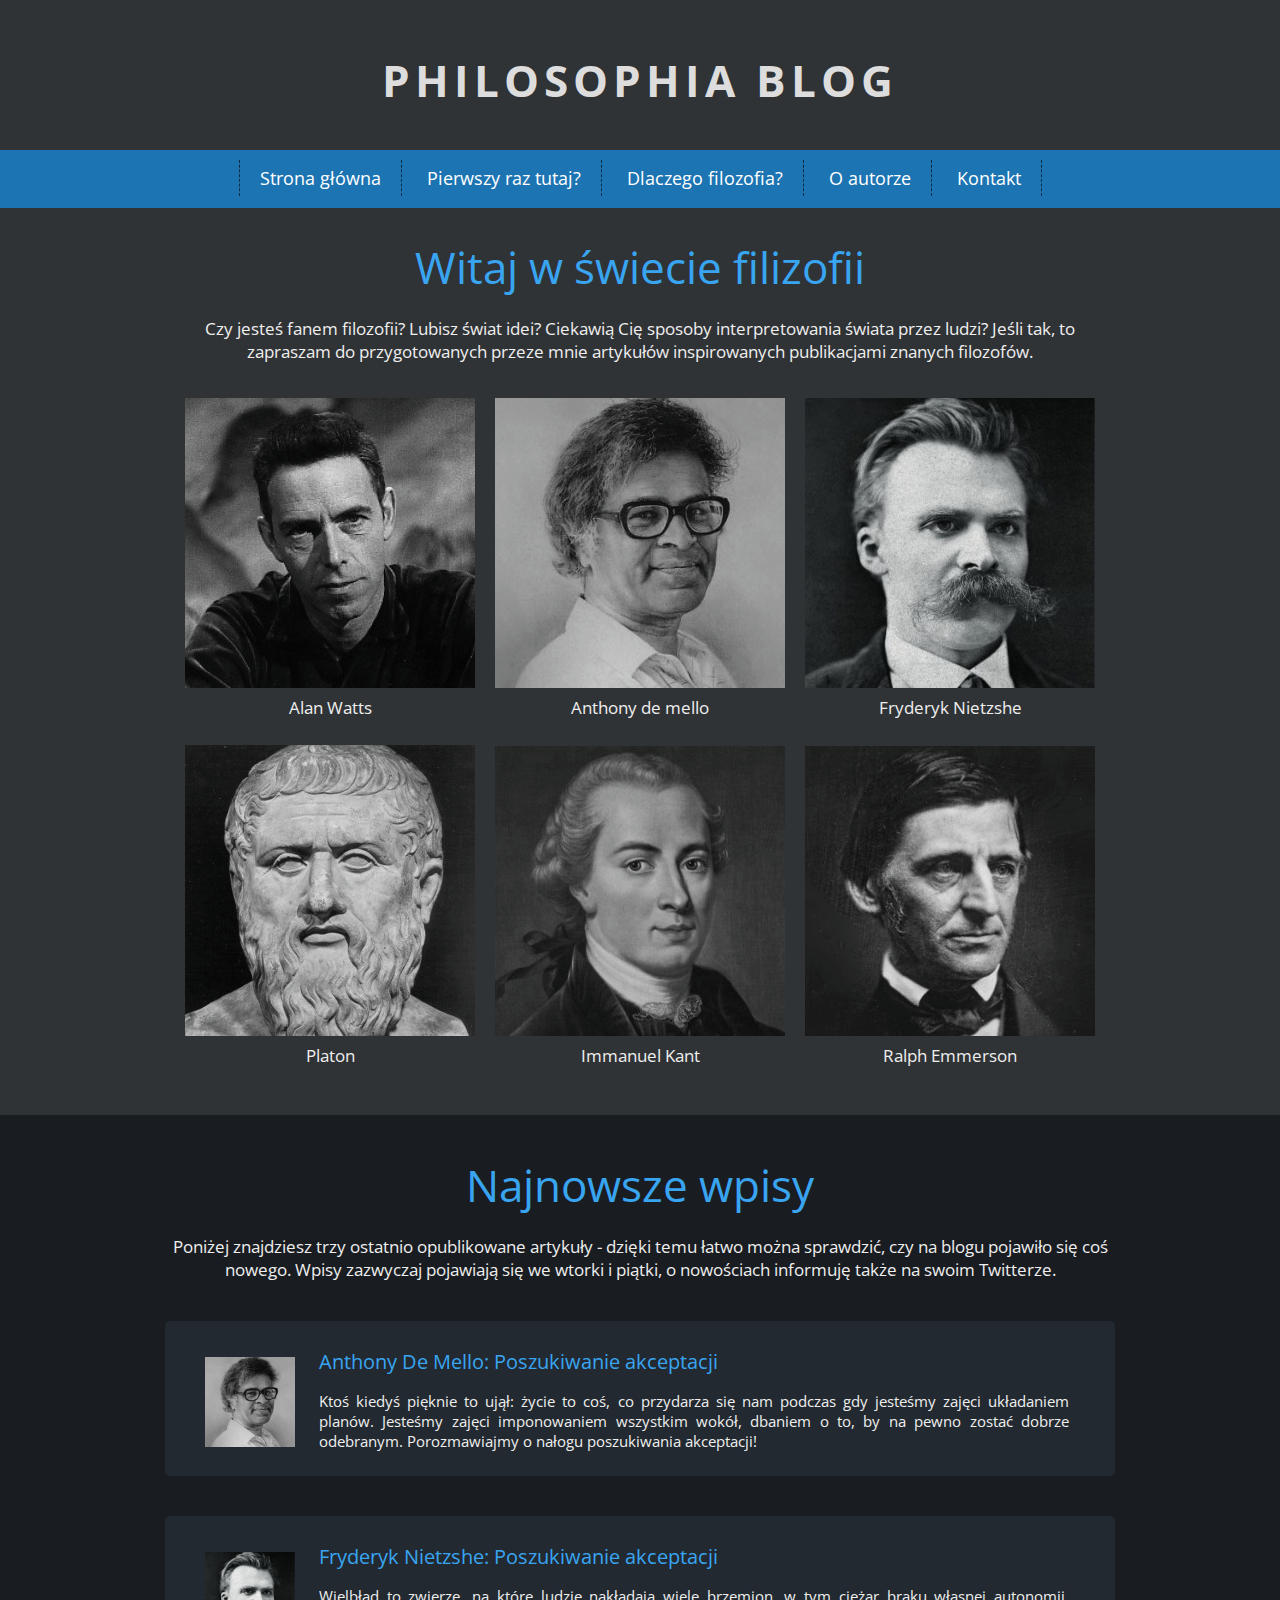
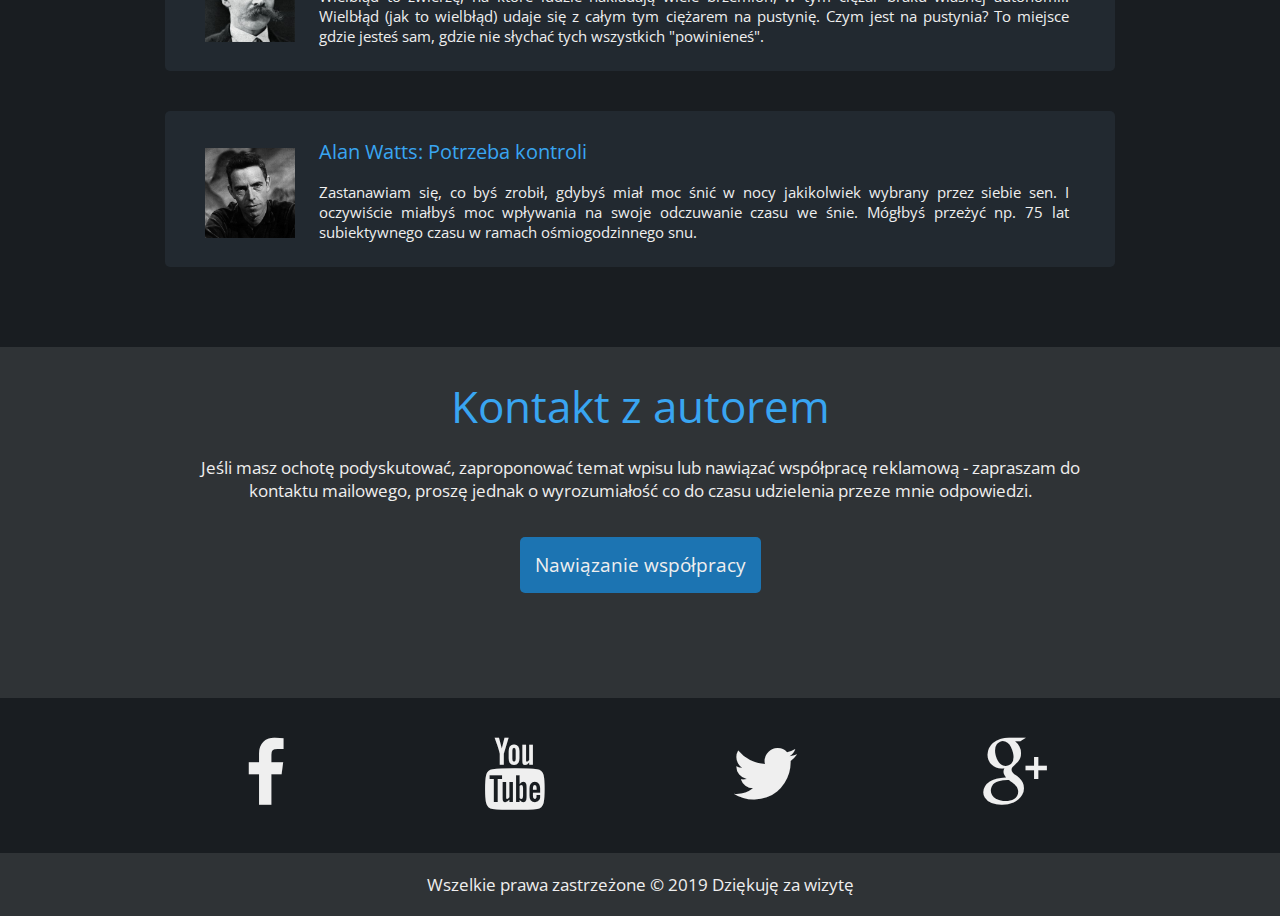
<file: .idea/index.html>
<html lang="pl">
<head>

    <meta charset="utf-8">
    <title>Philosophia Blog</title>
    <meta name="description"
          content="Blog na temat ciekawych publikacji z dziedziny filozofii. Omówienie wybranych tekstów najsłynniejszych autorów!">
    <meta name="keywords" content="filozofia, książki, blog, przemyślenia">
    <meta name="author" content="Mortinez Walles">

    <meta http-equiv="X-Ua-Compatible" content="IE=edge,chrome=1">

    <link rel="stylesheet" href="main.css">
    <link href="https://fonts.googleapis.com/css?family=Open+Sans:400,700&amp;subset=latin-ext" rel="stylesheet">
    <link rel="stylesheet" href="css/fontello.css">
    <!--[if lt IE 9]>
    <script src="//cdnjs.cloudflare.com/ajax/libs/html5shiv/3.7.3/html5shiv.min.js"></script>
    <![endif]-->

</head>

<body>
<header>

    <h1 class="logo">Philosophia Blog</h1>

    <nav id="topnav">

        <ul class="menu">
            <li><a href="#">Strona główna</a></li>
            <li><a href="#">Pierwszy raz tutaj?</a></li>
            <li><a href="#">Dlaczego filozofia?</a></li>
            <li><a href="#">O autorze</a></li>
            <li><a href="#">Kontakt</a></li>


        </ul>

    </nav>

</header>

<main>

    <article>

        <section>
            <div class="categories">
                <header>

                    <h1>Witaj w świecie filizofii</h1>
                    <p>Czy jesteś fanem filozofii? Lubisz świat idei? Ciekawią Cię sposoby interpretowania świata przez
                        ludzi? Jeśli tak, to zapraszam do przygotowanych przeze mnie artykułów inspirowanych
                        publikacjami
                        znanych filozofów.</p>
                </header>

                <div class="authors">

                    <figure>
                        <a href="#"><img src="img/alan-watts.jpg" alt="Alan Watts"></a>
                        <figcaption>Alan Watts</figcaption>
                    </figure>


                </div>
                <div class="authors">

                    <figure>
                        <a href="#"><img src="img/de-mello.jpg" alt="De-Mello"></a>
                        <figcaption>Anthony de mello</figcaption>
                    </figure>


                </div>
                <div class="authors">

                    <figure>
                        <a href="#"><img src="img/nietzsche.jpg" alt="Fryderyk Nietzshe"></a>
                        <figcaption>Fryderyk Nietzshe</figcaption>
                    </figure>


                </div
                >
                <div class="authors">

                    <figure>
                        <a href="#"><img src="img/platon.jpg" alt="Platon"></a>
                        <figcaption>Platon</figcaption>
                    </figure>


                </div>
                <div class="authors">

                    <figure>
                        <a href="#"><img src="img/kant.jpg" alt="Immanuel Kant"></a>
                        <figcaption>Immanuel Kant</figcaption>
                    </figure>


                </div>

                <div class="authors">

                    <figure>
                        <a href="#"><img src="img/emerson.jpg" alt="Ralph Emmerson"></a>
                        <figcaption>Ralph Emmerson</figcaption>
                    </figure>


                </div>

            </div>
        </section>

        <section id="newest">

            <div class="entries">

                <header>

                    <h1>Najnowsze wpisy</h1>
                    <p>Poniżej znajdziesz trzy ostatnio opublikowane artykuły - dzięki temu łatwo można sprawdzić, czy
                        na blogu pojawiło się coś nowego. Wpisy zazwyczaj pojawiają się we wtorki i piątki, o nowościach
                        informuję także na swoim Twitterze.</p>
                </header>

                <div class="entry">

                    <div class="entryimg">
                        <img src="img/de-mello.jpg" alt="De-Mello">
                    </div>

                    <div class="entrytxt">
                        <h2>Anthony De Mello: Poszukiwanie akceptacji</h2>
                        <p>Ktoś kiedyś pięknie to ujął: życie to coś, co przydarza się nam podczas gdy jesteśmy zajęci
                            układaniem planów. Jesteśmy zajęci imponowaniem wszystkim wokół, dbaniem o to, by na pewno
                            zostać dobrze odebranym. Porozmawiajmy o nałogu poszukiwania akceptacji!</p>
                    </div>


                </div>
                <div class="entry">

                    <div class="entryimg">
                        <img src="img/nietzsche.jpg" alt="Fryderyk Nietzshe">
                    </div>

                    <div class="entrytxt">
                        <h2>Fryderyk Nietzshe: Poszukiwanie akceptacji</h2>
                        <p>Wielbłąd to zwierzę, na które ludzie nakładają wiele brzemion, w tym ciężar braku własnej
                            autonomii. Wielbłąd (jak to wielbłąd) udaje się z całym tym ciężarem na pustynię. Czym jest
                            na pustynia? To miejsce gdzie jesteś sam, gdzie nie słychać tych wszystkich
                            "powinieneś".</p>
                    </div>


                </div>
                <div class="entry">

                    <div class="entryimg">
                        <img src="img/alan-watts.jpg" alt="Alan Watts">
                    </div>

                    <div class="entrytxt">
                        <h2>Alan Watts: Potrzeba kontroli</h2>
                        <p>Zastanawiam się, co byś zrobił, gdybyś miał moc śnić w nocy jakikolwiek wybrany przez siebie
                            sen. I oczywiście miałbyś moc wpływania na swoje odczuwanie czasu we śnie. Mógłbyś przeżyć
                            np. 75 lat subiektywnego czasu w ramach ośmiogodzinnego snu.</p>
                    </div>


                </div>

            </div>

        </section>

        <section>

            <div class="contact">

                <header>

                    <h1>Kontakt z autorem</h1>
                    <p>Jeśli masz ochotę podyskutować, zaproponować temat wpisu lub nawiązać współpracę reklamową -
                        zapraszam do kontaktu mailowego, proszę jednak o wyrozumiałość co do czasu udzielenia przeze
                        mnie odpowiedzi.</p>

                </header>

                <a href="#" class="bluebutton">Nawiązanie współpracy</a>

            </div>

        </section>


    </article>


</main>

<footer>

    <div class="socials">
        <div class="socialdivs">
            <div class="fb">
                <i class="icon-facebook"></i>
            </div>
            <div class="yt">
                <i class="icon-youtube"></i>
            </div>
            <div class="tw">
                <i class="icon-twitter"></i>
            </div>
            <div class="gplus">
                <i class="icon-gplus"></i>
            </div>
            <div style="clear:both"></div>
        </div>
    </div>
    <div class="info">Wszelkie prawa zastrzeżone &copy; 2019 Dziękuję za wizytę</div>
</footer>

</body>
</html>
</file>
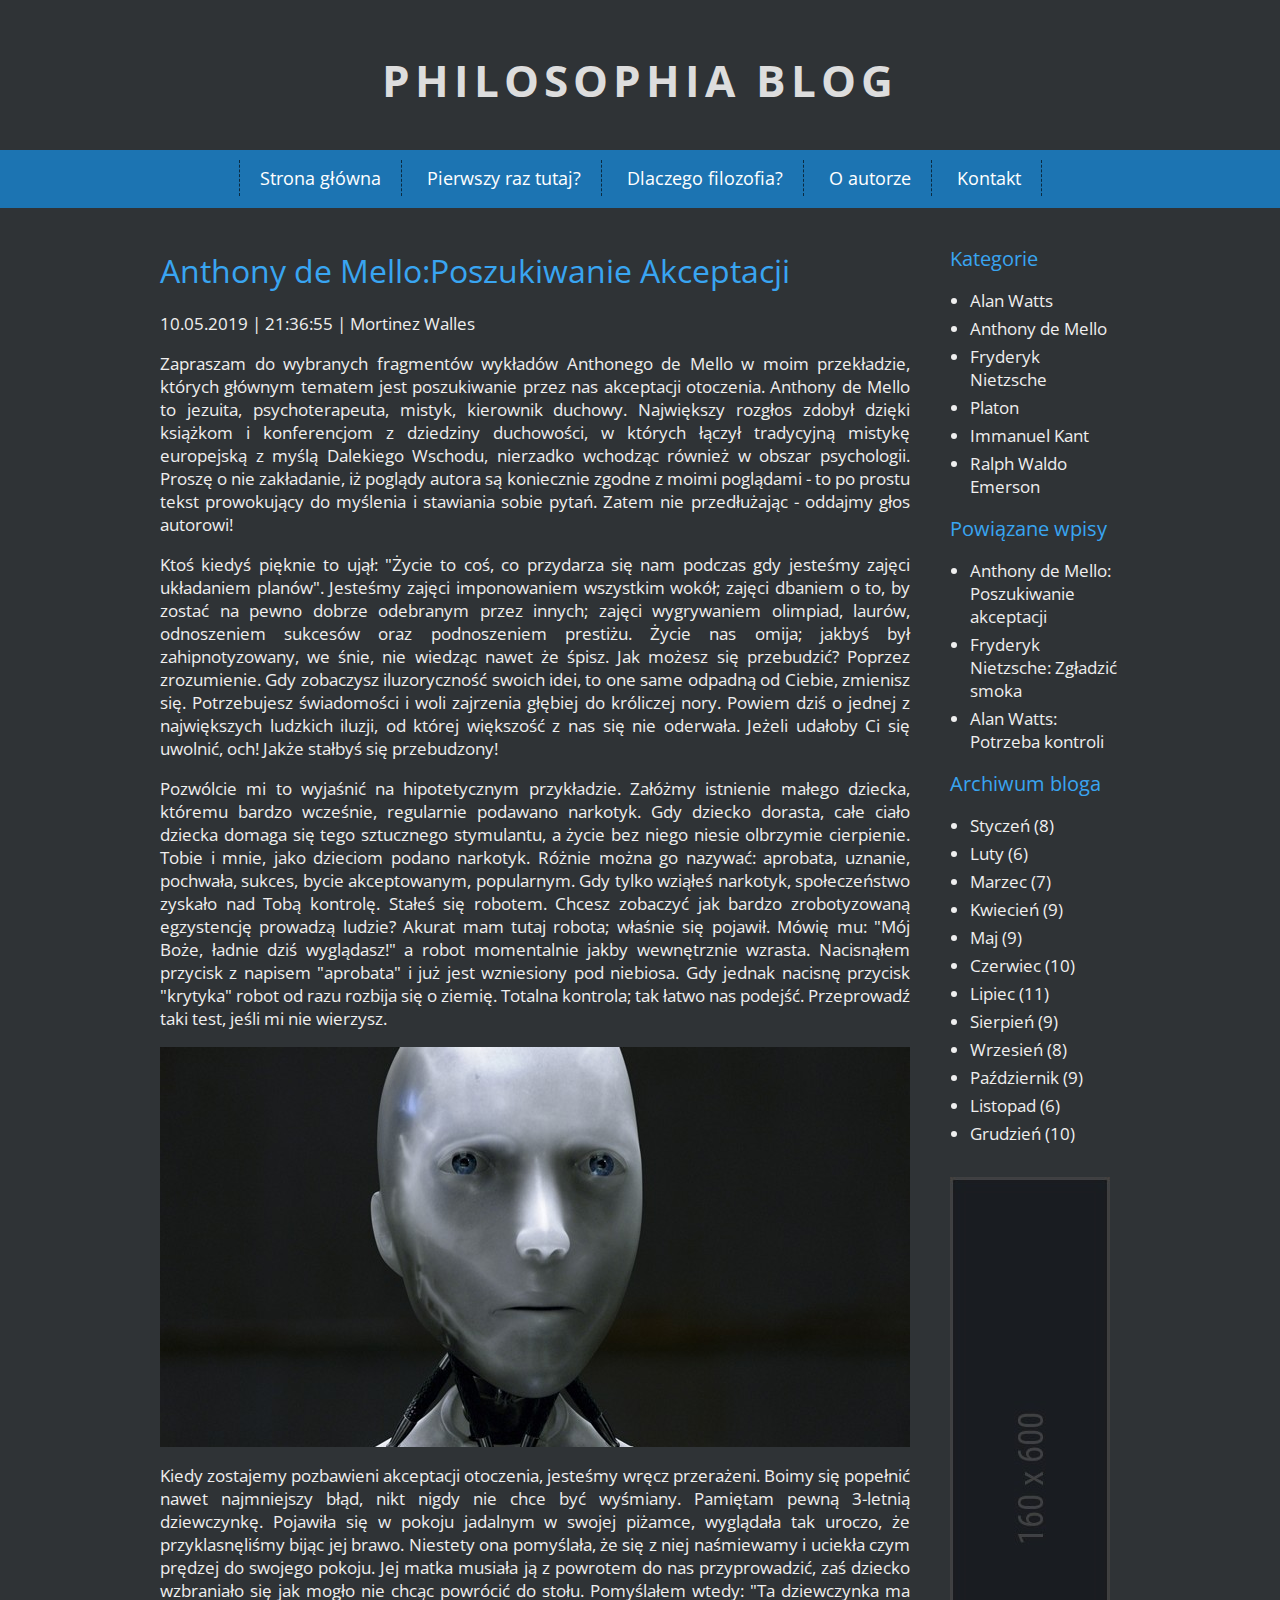
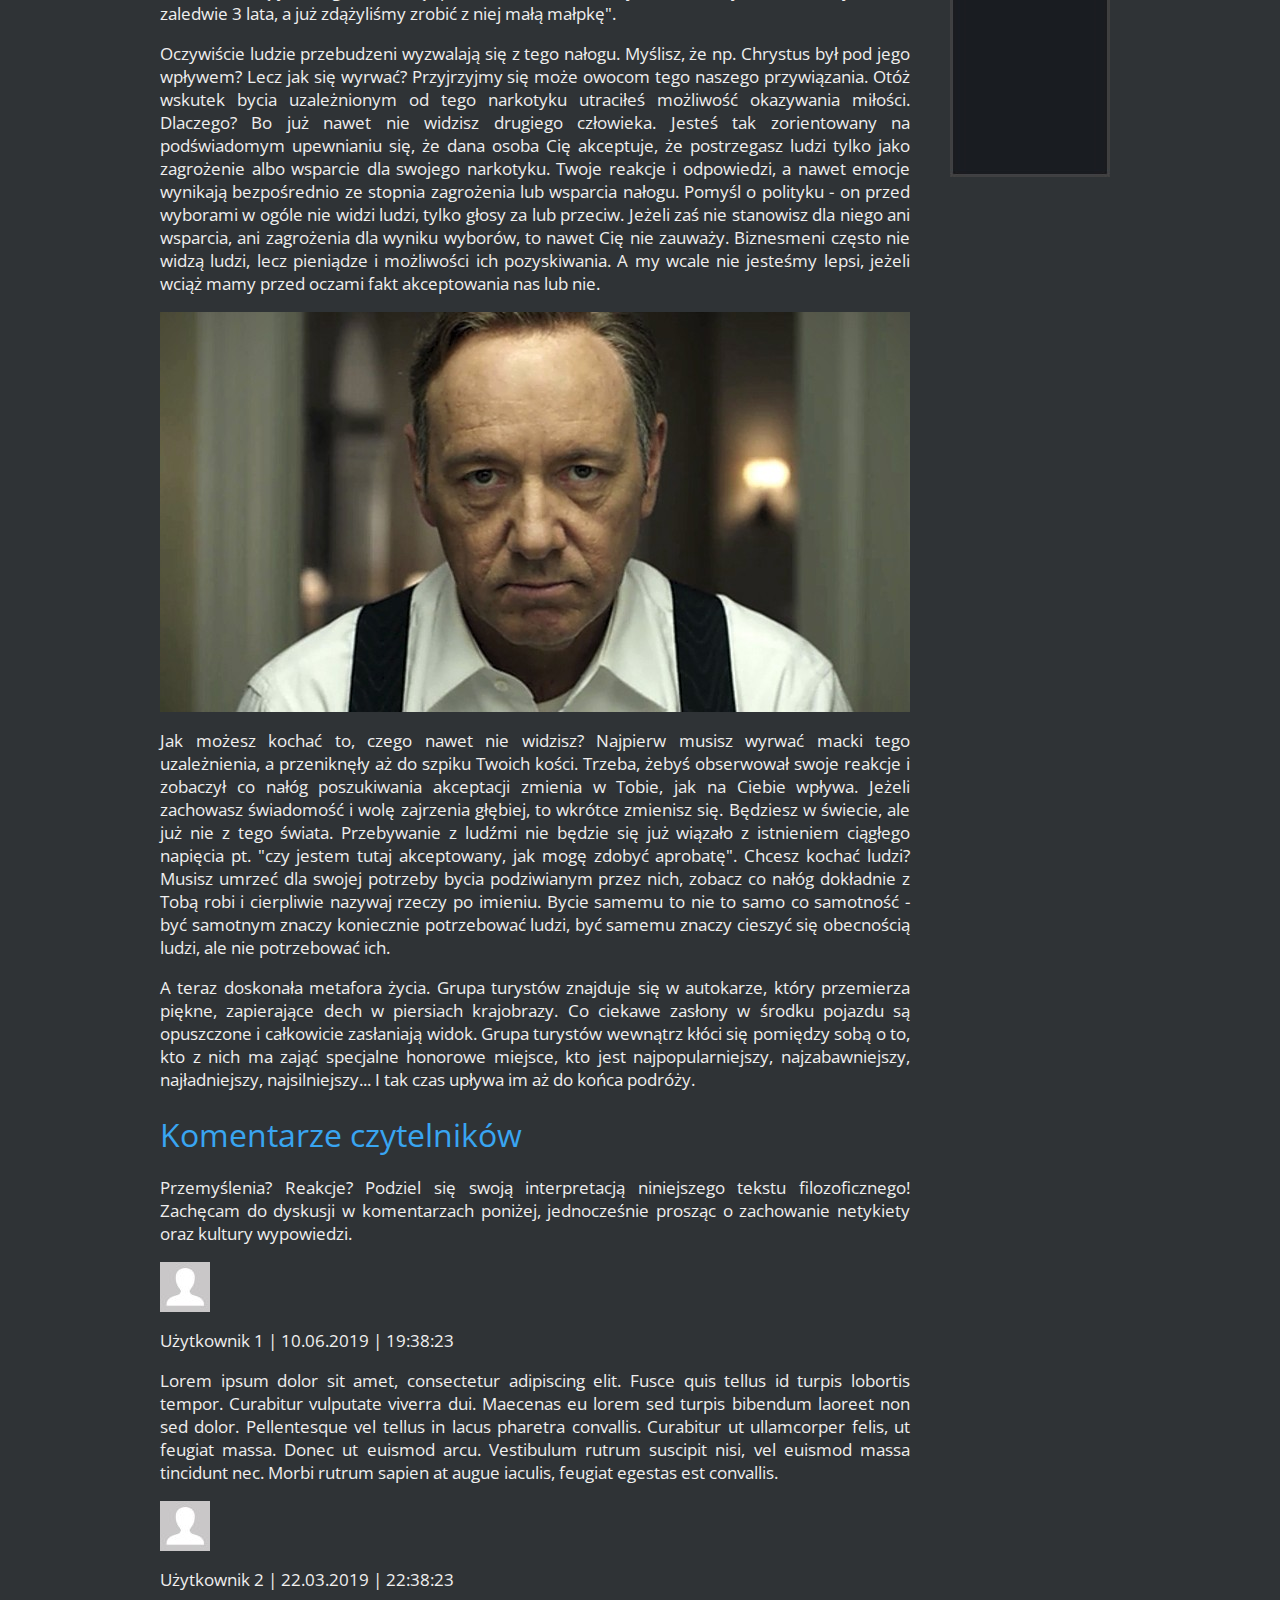
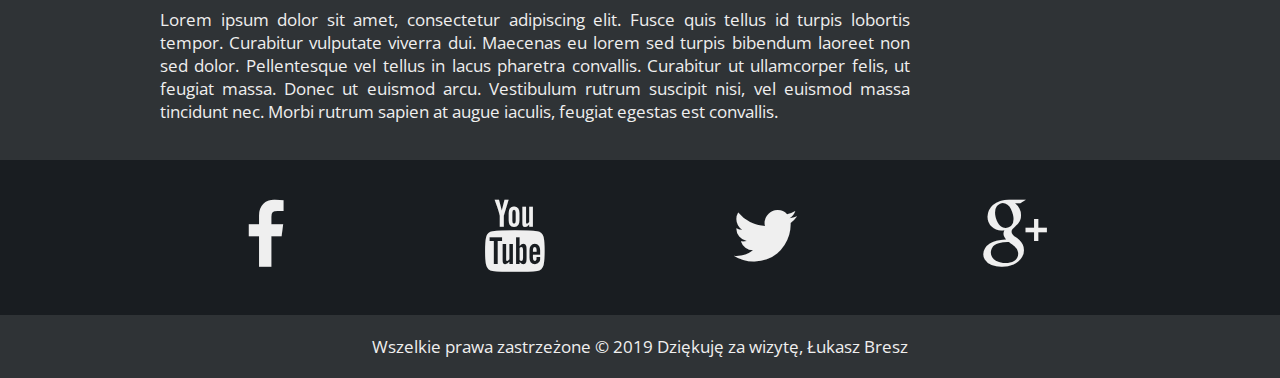
<file: .idea/wpis.html>
<html lang="pl">
<head>

    <meta charset="utf-8">
    <title>Philosophia Blog</title>
    <meta name="description"
          content="Blog na temat ciekawych publikacji z dziedziny filozofii. Omówienie wybranych tekstów najsłynniejszych autorów!">
    <meta name="keywords" content="filozofia, książki, blog, przemyślenia">
    <meta name="author" content="Mortinez Walles">

    <meta http-equiv="X-Ua-Compatible" content="IE=edge,chrome=1">

    <link rel="stylesheet" href="main.css">
    <link href="https://fonts.googleapis.com/css?family=Open+Sans:400,700&amp;subset=latin-ext" rel="stylesheet">
    <link rel="stylesheet" href="css/fontello.css">
    <!--[if lt IE 9]>
    <script src="//cdnjs.cloudflare.com/ajax/libs/html5shiv/3.7.3/html5shiv.min.js"></script>
    <![endif]-->

</head>

<body>
<header>

    <h1 class="logo">Philosophia Blog</h1>

    <nav id="topnav">

        <ul class="menu">
            <li><a href="#">Strona główna</a></li>
            <li><a href="#">Pierwszy raz tutaj?</a></li>
            <li><a href="#">Dlaczego filozofia?</a></li>
            <li><a href="#">O autorze</a></li>
            <li><a href="#">Kontakt</a></li>


        </ul>

    </nav>

</header>

<div class="container">

    <div class="west">

        <main>

            <article>

                <header>

                    <h1>Anthony de Mello:Poszukiwanie Akceptacji</h1>
                    <p>10.05.2019 | 21:36:55 | Mortinez Walles</p>

                </header>


                <p>Zapraszam do wybranych fragmentów wykładów Anthonego de Mello w moim przekładzie, których głównym
                    tematem jest poszukiwanie przez nas akceptacji otoczenia. Anthony de Mello to jezuita,
                    psychoterapeuta, mistyk, kierownik duchowy. Największy rozgłos zdobył dzięki książkom i konferencjom
                    z dziedziny duchowości, w których łączył tradycyjną mistykę europejską z myślą Dalekiego Wschodu,
                    nierzadko wchodząc również w obszar psychologii. Proszę o nie zakładanie, iż poglądy autora są
                    koniecznie zgodne z moimi poglądami - to po prostu tekst prowokujący do myślenia i stawiania sobie
                    pytań. Zatem nie przedłużając - oddajmy głos autorowi!</p>

                <p>Ktoś kiedyś pięknie to ujął: "Życie to coś, co przydarza się nam podczas gdy jesteśmy zajęci
                    układaniem planów". Jesteśmy zajęci imponowaniem wszystkim wokół; zajęci dbaniem o to, by zostać na
                    pewno dobrze odebranym przez innych; zajęci wygrywaniem olimpiad, laurów, odnoszeniem sukcesów oraz
                    podnoszeniem prestiżu. Życie nas omija; jakbyś był zahipnotyzowany, we śnie, nie wiedząc nawet że
                    śpisz. Jak możesz się przebudzić? Poprzez zrozumienie. Gdy zobaczysz iluzoryczność swoich idei, to
                    one same odpadną od Ciebie, zmienisz się. Potrzebujesz świadomości i woli zajrzenia głębiej do
                    króliczej nory. Powiem dziś o jednej z największych ludzkich iluzji, od której większość z nas się
                    nie oderwała. Jeżeli udałoby Ci się uwolnić, och! Jakże stałbyś się przebudzony!</p>

                <p>Pozwólcie mi to wyjaśnić na hipotetycznym przykładzie. Załóżmy istnienie małego dziecka, któremu
                    bardzo wcześnie, regularnie podawano narkotyk. Gdy dziecko dorasta, całe ciało dziecka domaga się
                    tego sztucznego stymulantu, a życie bez niego niesie olbrzymie cierpienie. Tobie i mnie, jako
                    dzieciom podano narkotyk. Różnie można go nazywać: aprobata, uznanie, pochwała, sukces, bycie
                    akceptowanym, popularnym. Gdy tylko wziąłeś narkotyk, społeczeństwo zyskało nad Tobą kontrolę.
                    Stałeś się robotem. Chcesz zobaczyć jak bardzo zrobotyzowaną egzystencję prowadzą ludzie? Akurat mam
                    tutaj robota; właśnie się pojawił. Mówię mu: "Mój Boże, ładnie dziś wyglądasz!" a robot momentalnie
                    jakby wewnętrznie wzrasta. Nacisnąłem przycisk z napisem "aprobata" i już jest wzniesiony pod
                    niebiosa. Gdy jednak nacisnę przycisk "krytyka" robot od razu rozbija się o ziemię. Totalna
                    kontrola; tak łatwo nas podejść. Przeprowadź taki test, jeśli mi nie wierzysz.</p>

                <img src="img/artykul1.jpg" alt="robot">

                <p>Kiedy zostajemy pozbawieni akceptacji otoczenia, jesteśmy wręcz przerażeni. Boimy się popełnić nawet
                    najmniejszy błąd, nikt nigdy nie chce być wyśmiany. Pamiętam pewną 3-letnią dziewczynkę. Pojawiła
                    się w pokoju jadalnym w swojej piżamce, wyglądała tak uroczo, że przyklasnęliśmy bijąc jej brawo.
                    Niestety ona pomyślała, że się z niej naśmiewamy i uciekła czym prędzej do swojego pokoju. Jej matka
                    musiała ją z powrotem do nas przyprowadzić, zaś dziecko wzbraniało się jak mogło nie chcąc powrócić
                    do stołu. Pomyślałem wtedy: "Ta dziewczynka ma zaledwie 3 lata, a już zdążyliśmy zrobić z niej małą
                    małpkę".</p>

                <p>Oczywiście ludzie przebudzeni wyzwalają się z tego nałogu. Myślisz, że np. Chrystus był pod jego
                    wpływem? Lecz jak się wyrwać? Przyjrzyjmy się może owocom tego naszego przywiązania. Otóż wskutek
                    bycia uzależnionym od tego narkotyku utraciłeś możliwość okazywania miłości. Dlaczego? Bo już nawet
                    nie widzisz drugiego człowieka. Jesteś tak zorientowany na podświadomym upewnianiu się, że dana
                    osoba Cię akceptuje, że postrzegasz ludzi tylko jako zagrożenie albo wsparcie dla swojego narkotyku.
                    Twoje reakcje i odpowiedzi, a nawet emocje wynikają bezpośrednio ze stopnia zagrożenia lub wsparcia
                    nałogu. Pomyśl o polityku - on przed wyborami w ogóle nie widzi ludzi, tylko głosy za lub przeciw.
                    Jeżeli zaś nie stanowisz dla niego ani wsparcia, ani zagrożenia dla wyniku wyborów, to nawet Cię nie
                    zauważy. Biznesmeni często nie widzą ludzi, lecz pieniądze i możliwości ich pozyskiwania. A my wcale
                    nie jesteśmy lepsi, jeżeli wciąż mamy przed oczami fakt akceptowania nas lub nie.</p>

                <img src="img/artykul2.jpg" alt="polityk">

                <p>Jak możesz kochać to, czego nawet nie widzisz? Najpierw musisz wyrwać macki tego uzależnienia, a
                    przeniknęły aż do szpiku Twoich kości. Trzeba, żebyś obserwował swoje reakcje i zobaczył co nałóg
                    poszukiwania akceptacji zmienia w Tobie, jak na Ciebie wpływa. Jeżeli zachowasz świadomość i wolę
                    zajrzenia głębiej, to wkrótce zmienisz się. Będziesz w świecie, ale już nie z tego świata.
                    Przebywanie z ludźmi nie będzie się już wiązało z istnieniem ciągłego napięcia pt. "czy jestem tutaj
                    akceptowany, jak mogę zdobyć aprobatę". Chcesz kochać ludzi? Musisz umrzeć dla swojej potrzeby bycia
                    podziwianym przez nich, zobacz co nałóg dokładnie z Tobą robi i cierpliwie nazywaj rzeczy po
                    imieniu. Bycie samemu to nie to samo co samotność - być samotnym znaczy koniecznie potrzebować
                    ludzi, być samemu znaczy cieszyć się obecnością ludzi, ale nie potrzebować ich.</p>

                <p>A teraz doskonała metafora życia. Grupa turystów znajduje się w autokarze, który przemierza piękne,
                    zapierające dech w piersiach krajobrazy. Co ciekawe zasłony w środku pojazdu są opuszczone i
                    całkowicie zasłaniają widok. Grupa turystów wewnątrz kłóci się pomiędzy sobą o to, kto z nich ma
                    zająć specjalne honorowe miejsce, kto jest najpopularniejszy, najzabawniejszy, najładniejszy,
                    najsilniejszy... I tak czas upływa im aż do końca podróży.</p>

                <section>

                    <header>

                        <h1>Komentarze czytelników</h1>
                        <p>Przemyślenia? Reakcje? Podziel się swoją interpretacją niniejszego tekstu filozoficznego!
                            Zachęcam do dyskusji w komentarzach poniżej, jednocześnie prosząc o zachowanie netykiety
                            oraz kultury wypowiedzi.</p>

                    </header>

                    <article>

                        <header>

                            <img src="img/user.jpg" alt="user">
                            <p>Użytkownik 1 | 10.06.2019 | 19:38:23 </p>

                        </header>


                        <p>Lorem ipsum dolor sit amet, consectetur adipiscing elit. Fusce quis tellus id turpis lobortis
                            tempor. Curabitur vulputate viverra dui. Maecenas eu lorem sed turpis bibendum laoreet non
                            sed dolor. Pellentesque vel tellus in lacus pharetra convallis. Curabitur ut ullamcorper
                            felis, ut feugiat massa. Donec ut euismod arcu. Vestibulum rutrum suscipit nisi, vel euismod
                            massa tincidunt nec. Morbi rutrum sapien at augue iaculis, feugiat egestas est
                            convallis. </p>


                    </article>
                    <article>

                        <header>

                            <img src="img/user.jpg" alt="user">
                            <p>Użytkownik 2 | 22.03.2019 | 22:38:23 </p>

                        </header>


                        <p>Lorem ipsum dolor sit amet, consectetur adipiscing elit. Fusce quis tellus id turpis lobortis
                            tempor. Curabitur vulputate viverra dui. Maecenas eu lorem sed turpis bibendum laoreet non
                            sed dolor. Pellentesque vel tellus in lacus pharetra convallis. Curabitur ut ullamcorper
                            felis, ut feugiat massa. Donec ut euismod arcu. Vestibulum rutrum suscipit nisi, vel euismod
                            massa tincidunt nec. Morbi rutrum sapien at augue iaculis, feugiat egestas est
                            convallis. </p>


                    </article>


                </section>


            </article>

        </main>


    </div>
    <div class="east">


        <aside>

            <nav>

                <h2>Kategorie</h2>
                <ul>
                    <li>Alan Watts</li>
                    <li>Anthony de Mello</li>
                    <li>Fryderyk Nietzsche</li>
                    <li>Platon</li>
                    <li>Immanuel Kant</li>
                    <li>Ralph Waldo Emerson</li>
                </ul>

                <h2>Powiązane wpisy</h2>

                <ul>
                    <li>Anthony de Mello: Poszukiwanie akceptacji</li>
                    <li>Fryderyk Nietzsche: Zgładzić smoka</li>
                    <li>Alan Watts: Potrzeba kontroli</li>
                </ul>

                <h2>Archiwum bloga</h2>

                <ul>
                    <li>Styczeń (8)</li>
                    <li>Luty (6)</li>
                    <li>Marzec (7)</li>
                    <li>Kwiecień (9)</li>
                    <li>Maj (9)</li>
                    <li>Czerwiec (10)</li>
                    <li>Lipiec (11)</li>
                    <li>Sierpień (9)</li>
                    <li>Wrzesień (8)</li>
                    <li>Październik (9)</li>
                    <li>Listopad (6)</li>
                    <li>Grudzień (10)</li>
                </ul>

            </nav>
            <img src="img/ad.jpg" alt="reklama">
        </aside>

    </div>
    <div style="clear: both"></div>


</div>

<footer>

    <div class="socials">
        <div class="socialdivs">
            <div class="fb">
                <i class="icon-facebook"></i>
            </div>
            <div class="yt">
                <i class="icon-youtube"></i>
            </div>
            <div class="tw">
                <i class="icon-twitter"></i>
            </div>
            <div class="gplus">
                <i class="icon-gplus"></i>
            </div>
            <div style="clear:both"></div>
        </div>
    </div>
    <div class="info">Wszelkie prawa zastrzeżone &copy; 2019 Dziękuję za wizytę, Łukasz Bresz</div>
</footer>

</body>
</html>
</file>
<file: .idea/main.css>
body
{
	margin: 0;
	background-color: #2F3336;
	color: #efefef;
    font-family: 'Open Sans', sans-serif;
    font-size: 17px;
}

h1.logo
{
	font-size: 44px;
	font-weight: 700;
	color: #ddd;
	text-align: center;
	text-transform: uppercase;
	letter-spacing: 5px;
	margin-top: 50px;
	margin-bottom: 40px;
}

#topnav
{
	background-color: #1c74b2;
	text-align: center;
}

.menu
{
	list-style-type: none;
	margin: 0;
	padding: 10px;
	font-size: 18px;
	min-height: 38px;
	line-height: 200%;

}

.menu > li
{
	display: inline-block;
	padding-left: 20px;
	padding-right: 20px;
	border-right: 1px dashed #0a2b42;

}

.menu > li:first-child
{
	border-left: 1px dashed #0a2b42;
}

.menu a
{
	text-decoration: none;
	color: #fff;
}

.menu a:hover
{
	color: #0a2b42;

}

.categories{

	margin-left: auto;
	margin-right: auto;
	width: 950px;
	text-align: center;
	padding: 0;
}

h1
{
	font-size: 44px;
	font-weight: 400;
	color: #39a5f1;
	margin-bottom: 20px;
}

.authors
{
	display: inline-block;
	margin-top: 10px;
}

.authors a
{
	opacity: 0.9;
}

.authors a:hover
{
	opacity: 1;
}

figure
{
padding: 0;
	margin: 8px;

}

figcaption
{
	margin-top: 8px;
	padding: 0;
}

.entries
{
	margin-left: auto;
	margin-right: auto;
	width: 950px;
	text-align: center;
	padding-top: 10px;
	padding-bottom: 80px;
	margin-top: 40px;
}

#newest
{
	background-color: #191d21;
}

.entry
{
	background-color: #222930;
	padding: 10px;
	margin-top: 40px;
	border-radius: 5px;
	text-align: justify;


}

.entryimg
{
	display: inline-block;
	margin-left: 30px;
	width: 110px;

}

.entryimg img
{
	width: 90px;
	height: 90px;
}

.entrytxt
{
	display: inline-block;
	width: 750px;
	font-size: 15px;
}

h2
{
	font-size: 20px;
	font-weight: 400;
	color: #39a5f1;
}

.contact
{
	margin-left: auto;
	margin-right: auto;
	width: 950px;
	text-align: center;
	padding-bottom: 70px;
	margin-bottom: 50px;
}

.contact p
{
	margin-bottom: 50px;
}

.bluebutton
{
	background-color: #1c74b2;
	padding: 15px;
	color: #efefef;
	font-size: 19px;
	text-decoration: none;
	border-radius: 5px;
	min-width: 300px;
}

.bluebutton:hover
{
	background-color: #196499;
}

.socials
{
	width:100%;
	text-align: center;
	background-color:  #191d21;
}

.socialdivs
{
	width: 1000px;
	margin-left: auto;
	margin-right: auto;
}

.fb
{
	width: 250px;
	height: 155px;
	float:left;
}

.fb:hover
{
	background-color: #4668b3;
}

.yt
{
	width: 250px;
	height: 155px;
	float:left;
}

.yt:hover
{
	background-color: #d94348;
}

.tw
{
	width: 250px;
	height: 155px;
	float:left;
}

.tw:hover
{
	background-color: #3095d3;
}

.gplus
{
	width: 250px;
	height: 155px;
	float:left;
}

.gplus:hover
{
	background-color: #d95333;
}

.info
{
	margin-left: auto;
	margin-right: auto;
	text-align: center;
	padding: 20px;
}

.container
{
	margin-left: auto;
	margin-right: auto;
	width: 1000px;
}

.west
{
	float: left;
	width: 750px;
	padding: 20px;
	text-align: justify;
}

.east
{
	float: left;
	width: 170px;
	padding: 20px;
}

.west h1
{
	font-size: 32px;
	font-weight: 400;
	color: #39a5f1;
	margin-bottom: 20px;
}

.east ul
{
	padding-left: 20px;
}

.east ul > li
{
	margin-bottom: 5px;
}

.east img
{
	margin-top: 15px;
}
</file>
<file: .idea/css/fontello.css>
@font-face {
  font-family: 'fontello';
  src: url('../font/fontello.eot?49170314');
  src: url('../font/fontello.eot?49170314#iefix') format('embedded-opentype'),
       url('../font/fontello.woff?49170314') format('woff'),
       url('../font/fontello.ttf?49170314') format('truetype'),
       url('../font/fontello.svg?49170314#fontello') format('svg');
  font-weight: normal;
  font-style: normal;
}
/* Chrome hack: SVG is rendered more smooth in Windozze. 100% magic, uncomment if you need it. */
/* Note, that will break hinting! In other OS-es font will be not as sharp as it could be */
/*
@media screen and (-webkit-min-device-pixel-ratio:0) {
  @font-face {
    font-family: 'fontello';
    src: url('../font/fontello.svg?49170314#fontello') format('svg');
  }
}
*/
 
 [class^="icon-"]:before, [class*=" icon-"]:before {
  font-family: "fontello";
  font-style: normal;
  font-weight: normal;
  speak: none;
 
  display: inline-block;
  text-decoration: inherit;
  width: 1em;
  margin-right: .2em;
  text-align: center;
  /* opacity: .8; */
 
  /* For safety - reset parent styles, that can break glyph codes*/
  font-variant: normal;
  text-transform: none;
 
  /* fix buttons height, for twitter bootstrap */
  line-height: 1em;
 
  /* Animation center compensation - margins should be symmetric */
  /* remove if not needed */
  margin-left: .2em;
 
  /* you can be more comfortable with increased icons size */
  /* font-size: 120%; */
 
  /* Font smoothing. That was taken from TWBS */
  -webkit-font-smoothing: antialiased;
  -moz-osx-font-smoothing: grayscale;
 
  /* Uncomment for 3D effect */
  /* text-shadow: 1px 1px 1px rgba(127, 127, 127, 0.3); */
}
 
.icon-facebook:before { content: '\e800'; font-size: 72px; margin-top: 40px;} /* '' */
.icon-youtube:before { content: '\e801'; font-size: 72px; margin-top: 40px;} /* '' */
.icon-twitter:before { content: '\e802'; font-size: 72px; margin-top: 40px;} /* '' */
.icon-gplus:before { content: '\e803'; font-size: 72px; margin-top: 40px;} /* '' */
</file>
